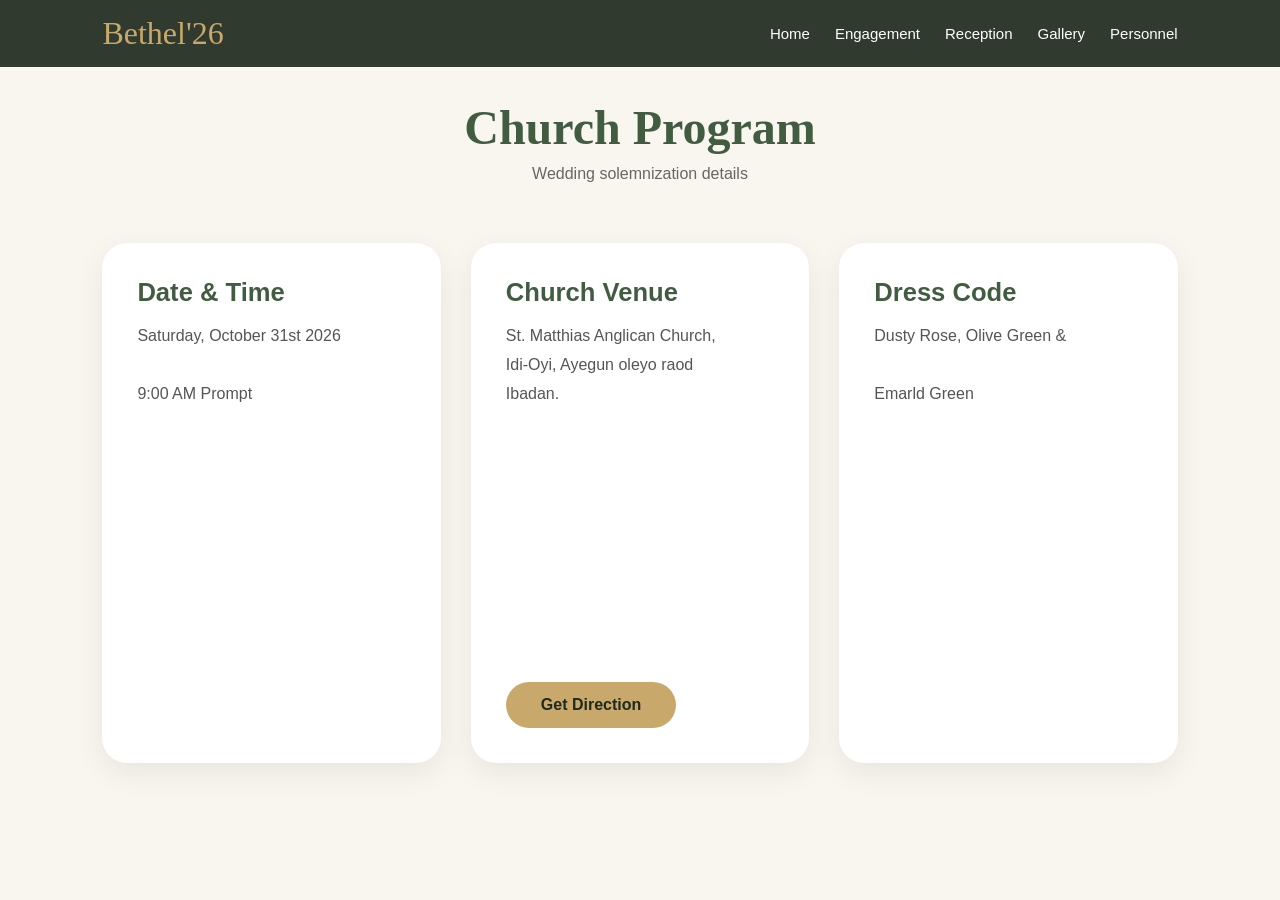
<file: church.html>
<!doctype html>
<html lang="en">
  <head>
    <meta charset="UTF-8" />
    <meta name="viewport" content="width=device-width, initial-scale=1.0" />
    <title>Church program</title>
    <link rel="stylesheet" href="css/style.css" />

    <script src="js/script.js" defer></script>
  </head>
  <body>
    <header>
      <div class="logo">Bethel'26</div>
      <div class="menu-toggle" id="menu-toggle">☰</div>
      <nav>
        <ul>
          <li><a href="index">Home</a></li>
          <!-- <li><a href="church.html">Church</a></li> -->
          <li><a href="engagement">Engagement</a></li>
          <li><a href="reception">Reception</a></li>
          <li><a href="gallery">Gallery</a></li>
          <li><a href="personnel">Personnel</a></li>
          <!-- <li><a href="rsvp.html">RSVP</a></li> -->
        </ul>
      </nav>
    </header>
    <section id="church">
      <div class="section-title">
        <h2>Church Program</h2>
        <p>Wedding solemnization details</p>
      </div>

      <div class="cards">
        <div class="card">
          <h3>Date & Time</h3>
          <p>
            Saturday, October 31st 2026<br /><br />
            9:00 AM Prompt
          </p>
        </div>

        <div class="card">
          <h3>Church Venue</h3>

          <p>
            St. Matthias Anglican Church,<br />
            Idi-Oyi, Ayegun oleyo raod<br />
            Ibadan.
          </p>

          <iframe
            src="https://maps.google.com/maps?q=ST%20MATHIAS%20ANGLICAN%20CHURCH%20IDI-OYA%20AYEGUN%20OLEYO%20ROAD%20IBADAN&t=&z=15&ie=UTF8&iwloc=&output=embed"
            width="100%"
            height="250"
            style="border: 0; border-radius: 15px; margin-top: 20px"
            allowfullscreen=""
            loading="lazy"
          >
          </iframe>

          <br />

          <a
            href="https://maps.app.goo.gl/iNbDGCYwpJKYLedq6"
            target="_blank"
            class="btn"
          >
            Get Direction
          </a>
        </div>

        <div class="card">
          <h3>Dress Code</h3>
          <p>
            Dusty Rose, Olive Green &<br /><br />
            Emarld Green
          </p>
        </div>
      </div>
    </section>
  </body>
</html>
</file>
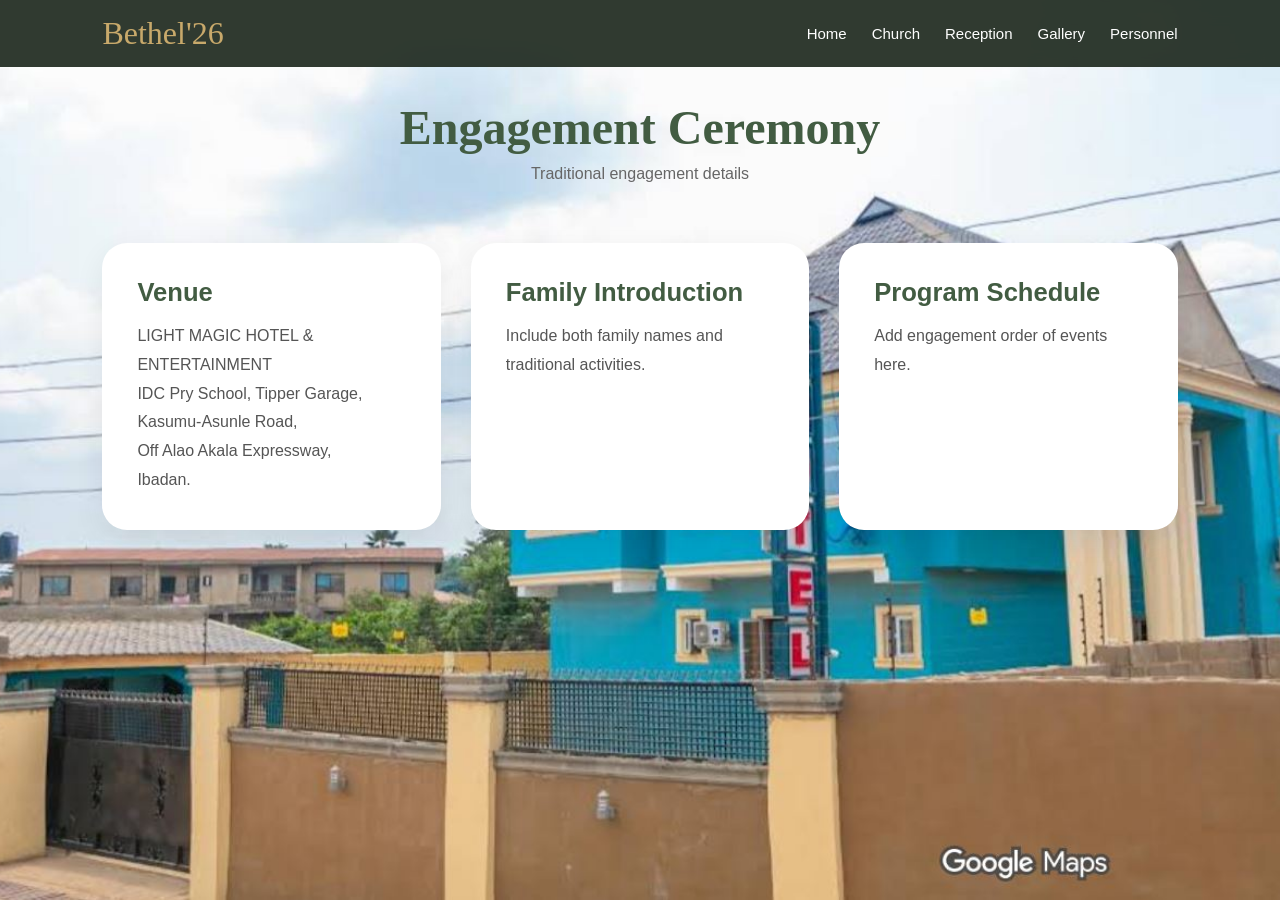
<file: engagement.html>
<!doctype html>
<html lang="en">
  <head>
    <meta charset="UTF-8" />
    <meta name="viewport" content="width=device-width, initial-scale=1.0" />
    <title>engagement</title>
    <link rel="stylesheet" href="css/style.css" />
    <!-- <script src="https://cdn.jsdelivr.net/npm/@supabase/supabase-js"></script> -->
    <script src="js/script.js" defer></script>
  </head>
  <body>
    <header>
      <div class="logo">Bethel'26</div>
      <div class="menu-toggle" id="menu-toggle">☰</div>
      <nav>
        <ul>
          <li><a href="index">Home</a></li>
          <li><a href="church">Church</a></li>
          <!-- <li><a href="engagement.html">Engagement</a></li> -->
          <li><a href="reception">Reception</a></li>
          <li><a href="gallery">Gallery</a></li>
          <li><a href="personnel">Personnel</a></li>
          <!-- <li><a href="rsvp.html">RSVP</a></li> -->
        </ul>
      </nav>
    </header>
    <section
      id="engagement"
      style="
        background-image: url(&quot;img/hotel.JPG&quot;);
        background-repeat: no-repeat;
        background-size: cover;
        background-position: center;
        background-attachment: fixed;
        height: 100vh;
        margin: 0;
      "
    >
      <div class="section-title">
        <h2>Engagement Ceremony</h2>
        <p>Traditional engagement details</p>
      </div>

      <div class="cards">
        <div class="card">
          <h3>Venue</h3>
          <p style="justify-content: center">
            LIGHT MAGIC HOTEL & ENTERTAINMENT<br />
            IDC Pry School, Tipper Garage,<br />
            Kasumu-Asunle Road,<br />
            Off Alao Akala Expressway,<br />
            Ibadan.
          </p>
        </div>

        <div class="card">
          <h3>Family Introduction</h3>
          <p>Include both family names and traditional activities.</p>
        </div>

        <div class="card">
          <h3>Program Schedule</h3>
          <p>Add engagement order of events here.</p>
        </div>
      </div>
    </section>
  </body>
</html>
</file>
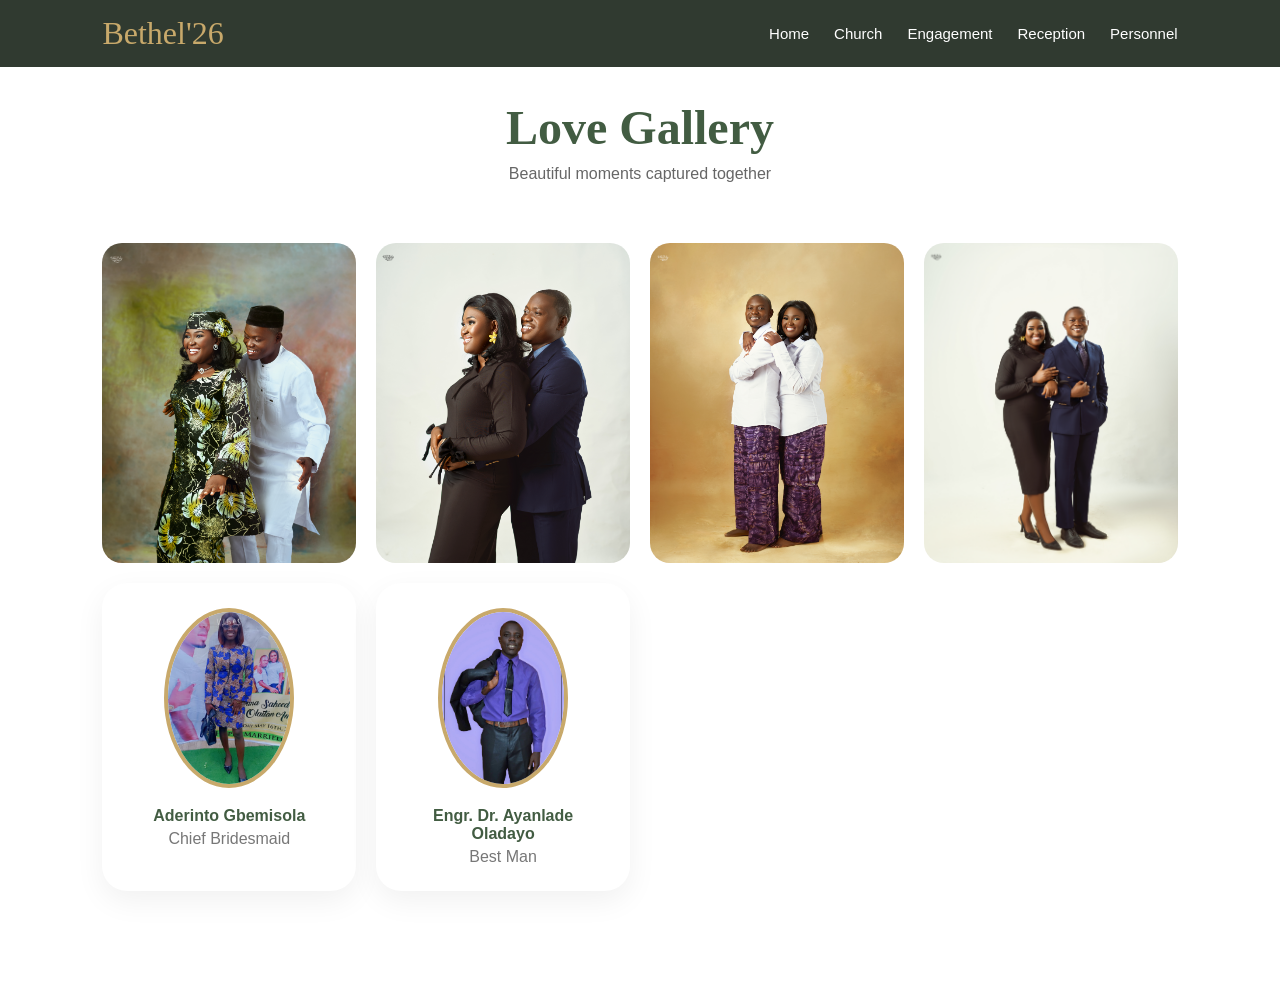
<file: gallery.html>
<!DOCTYPE html>
<html lang="en">
<head>
    <meta charset="UTF-8">
    <meta name="viewport" content="width=device-width, initial-scale=1.0">
    <title>Gallery</title>
    <link rel="stylesheet" href="css/style.css">
     <!-- <script src="https://cdn.jsdelivr.net/npm/@supabase/supabase-js"></script> -->
    <script src="js/script.js" defer></script>
    
</head>
<body>
    <header>
      <div class="logo">Bethel'26</div>
      <div class="menu-toggle" id="menu-toggle">☰</div>
      <nav>
        <ul>
          <li><a href="index">Home</a></li>
          <li><a href="church">Church</a></li>
          <li><a href="engagement">Engagement</a></li>
          <li><a href="reception">Reception</a></li>
          <!-- <li><a href="gallery.html">Gallery</a></li> -->
          <li><a href="personnel">Personnel</a></li>
          <!-- <li><a href="rsvp.html">RSVP</a></li> -->
        </ul>
      </nav>
    </header>

    <section id="gallery" style="background: #fff">
      <div class="section-title">
        <h2>Love Gallery</h2>
        <p>Beautiful moments captured together</p>
      </div>

      <div class="gallery">
        <img src="img/couple.jpeg" alt="" />
        <img src="img/Adeolu.jpeg" alt="" />
        <img src="img/wedding.jpeg" alt="" />
        <img src="img/stand.jpeg" alt="" />
        <div class="person-card">
          <img src="img/Bridemaid.jpg" alt="Bridesmaid" />
          <h4>Aderinto Gbemisola</h4>
          <p>Chief Bridesmaid</p>
        </div>
        
        <div class="person-card">
          <img src="img/bestman.jfif" alt="bestman" />
          <h4>Engr. Dr. Ayanlade Oladayo</h4>
          <p>Best Man</p>
        </div>
      </div>
    </section>

        

        
      </div>
    </section>
</body>
</html>
</file>
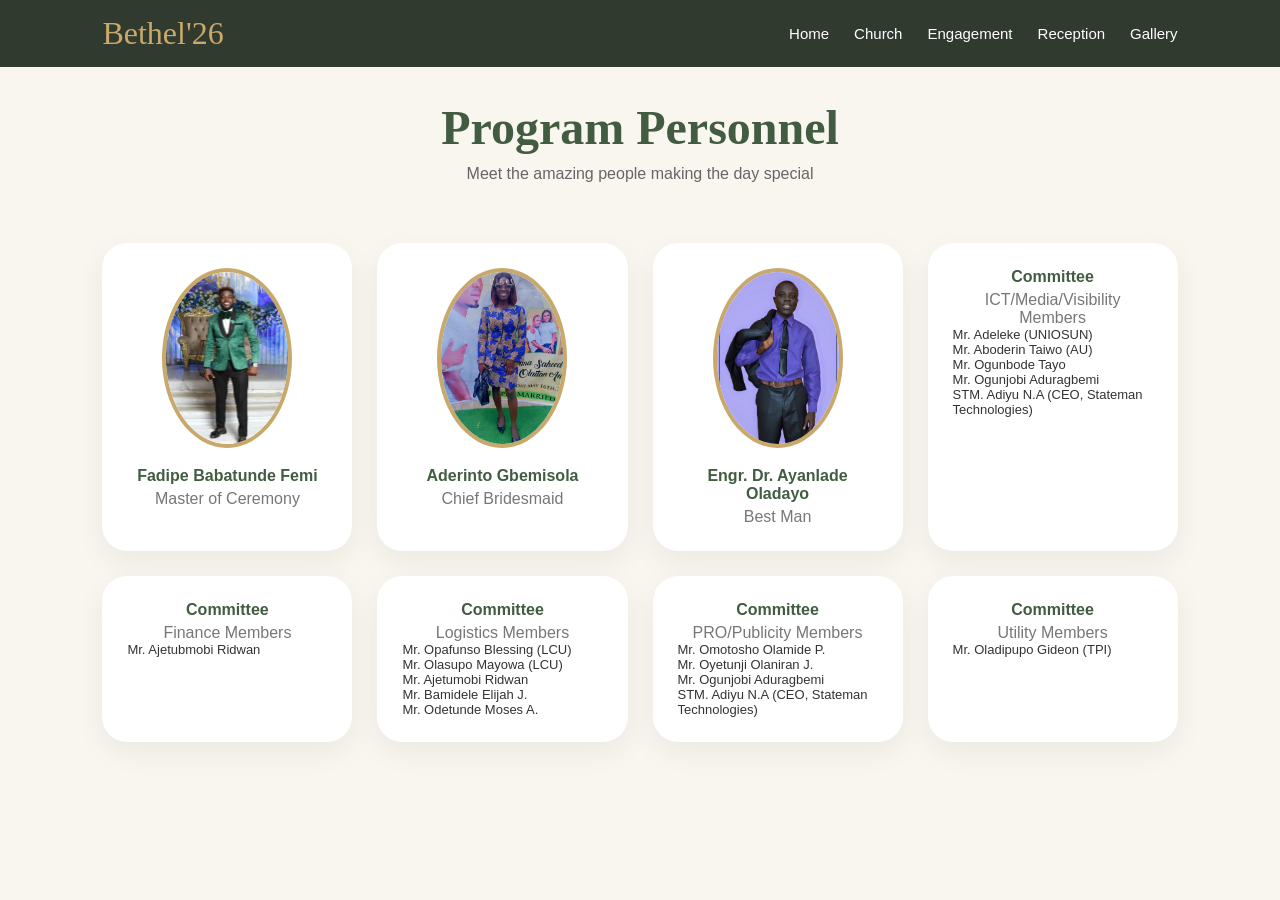
<file: personnel.html>
<!doctype html>
<html lang="en">
  <head>
    <meta charset="UTF-8" />
    <meta name="viewport" content="width=device-width, initial-scale=1.0" />
    <title>personnel</title>
    <link rel="stylesheet" href="css/style.css" />
    <!-- <script src="https://cdn.jsdelivr.net/npm/@supabase/supabase-js"></script> -->
    <script src="js/script.js" defer></script>
  </head>
  <body>
    <header>
      <div class="logo">Bethel'26</div>
      <div class="menu-toggle" id="menu-toggle">☰</div>
      <nav>
        <ul>
          <li><a href="index">Home</a></li>
          <li><a href="church">Church</a></li>
          <li><a href="engagement">Engagement</a></li>
          <li><a href="reception">Reception</a></li>
          <li><a href="gallery">Gallery</a></li>
          <!-- <li><a href="personnel.html">Personnel</a></li> -->
          <!-- <li><a href="#rsvp">RSVP</a></li> -->
        </ul>
      </nav>
    </header>

    <section id="personnel">
      <div class="section-title">
        <h2>Program Personnel</h2>
        <p>Meet the amazing people making the day special</p>
      </div>

      <div class="personnel-grid">
        <div class="person-card">
          <img src="img/mcimage.jpg" alt="" />
          <h4>Fadipe Babatunde Femi</h4>
          <p>Master of Ceremony</p>
        </div>

        <div class="person-card">
          <img src="img/Bridemaid.jpg" alt="Bridesmaid" />
          <h4>Aderinto Gbemisola</h4>
          <p>Chief Bridesmaid</p>
        </div>

        <div class="person-card">
          <img src="img/bestman.jfif" alt="bestman" />
          <h4>Engr. Dr. Ayanlade Oladayo</h4>
          <p>Best Man</p>
        </div>

        <div class="person-card">
          <h4>Committee</h4>
          <p>ICT/Media/Visibility Members</p>
          <ul class="Committee">
            <li>Mr. Adeleke (UNIOSUN)</li>
            <li>Mr. Aboderin Taiwo (AU)</li>
            <li>Mr. Ogunbode Tayo</li>
            <li>Mr. Ogunjobi Aduragbemi</li>
            <li>STM. Adiyu N.A (CEO, Stateman Technologies)</li>
          </ul>
        </div>
        <div class="person-card">
          <h4>Committee</h4>
          <p>Finance Members</p>
          <ul class="Committee">
            <li>Mr. Ajetubmobi Ridwan</li>
          </ul>
        </div>
        <div class="person-card">
          <h4>Committee</h4>
          <p>Logistics Members</p>
          <ul class="Committee">
            <li>Mr. Opafunso Blessing (LCU)</li>
            <li>Mr. Olasupo Mayowa (LCU)</li>
            <li>Mr. Ajetumobi Ridwan</li>
            <li>Mr. Bamidele Elijah J.</li>
            <li>Mr. Odetunde Moses A.</li>
          </ul>
        </div>
        <div class="person-card">
          <h4>Committee</h4>
          <p>PRO/Publicity Members</p>
          <ul class="Committee">
            <li>Mr. Omotosho Olamide P.</li>
            <li>Mr. Oyetunji Olaniran J.</li>
            <li>Mr. Ogunjobi Aduragbemi</li>
            <li>STM. Adiyu N.A (CEO, Stateman Technologies)</li>
          </ul>
        </div>
        <div class="person-card">
          <h4>Committee</h4>
          <p>Utility Members</p>
          <ul class="Committee">
            <li>Mr. Oladipupo Gideon (TPI)</li>
          </ul>
        </div>
      </div>
    </section>
  </body>
</html>
</file>
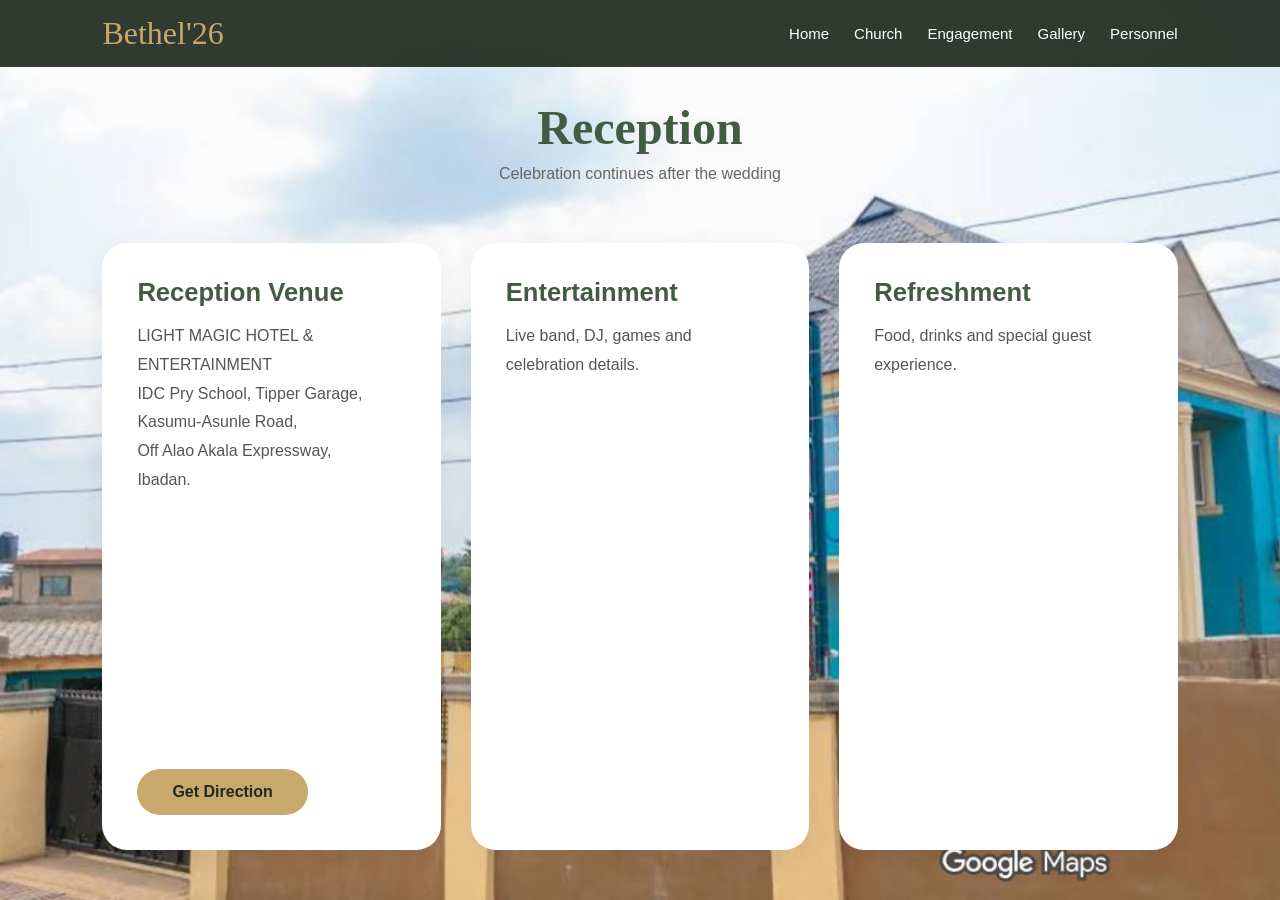
<file: reception.html>
<!doctype html>
<html lang="en">
  <head>
    <meta charset="UTF-8" />
    <meta name="viewport" content="width=device-width, initial-scale=1.0" />
    <title>Reception</title>
    <link rel="stylesheet" href="css/style.css" />
    <!-- <script src="https://cdn.jsdelivr.net/npm/@supabase/supabase-js"></script> -->
    <script src="js/script.js" defer></script>
  </head>
  <body>
    <header>
      <div class="logo">Bethel'26</div>
      <div class="menu-toggle" id="menu-toggle">☰</div>
      <nav>
        <ul>
          <li><a href="index">Home</a></li>
          <li><a href="church">Church</a></li>
          <li><a href="engagement">Engagement</a></li>
          <!-- <li><a href="reception.html">Reception</a></li> -->
          <li><a href="gallery">Gallery</a></li>
          <li><a href="personnel">Personnel</a></li>
          <!-- <li><a href="rsvp.html">RSVP</a></li> -->
        </ul>
      </nav>
    </header>
    <section
      id="reception"
      style="
        background-image: url(&quot;img/hotel.JPG&quot;);
        background-repeat: no-repeat;
        background-size: cover;
        background-position: center;
        background-attachment: fixed;
        height: 100vh;
        margin: 0;
      "
    >
      <div class="section-title">
        <h2>Reception</h2>
        <p>Celebration continues after the wedding</p>
      </div>

      <div class="cards">
        <div class="card">
          <h3>Reception Venue</h3>

          <p>
            LIGHT MAGIC HOTEL & ENTERTAINMENT<br />
            IDC Pry School, Tipper Garage,<br />
            Kasumu-Asunle Road,<br />
            Off Alao Akala Expressway,<br />
            Ibadan.
          </p>

          <iframe
            src="https://maps.google.com/maps?q=LIGHT%20MAGIC%20HOTEL%20AND%20ENTERTAINMENT%20IBADAN&t=&z=15&ie=UTF8&iwloc=&output=embed"
            width="100%"
            height="250"
            style="border: 0; border-radius: 15px; margin-top: 20px"
            allowfullscreen=""
            loading="lazy"
          >
          </iframe>

          <br />

          <a
            href="https://maps.google.com/?q=LIGHT+MAGIC+HOTEL+AND+ENTERTAINMENT+IBADAN"
            target="_blank"
            class="btn"
          >
            Get Direction
          </a>
        </div>
        <div class="card">
          <h3>Entertainment</h3>
          <p>Live band, DJ, games and celebration details.</p>
        </div>

        <div class="card">
          <h3>Refreshment</h3>
          <p>Food, drinks and special guest experience.</p>
        </div>
      </div>
    </section>
  </body>
</html>
</file>
<file: css/style.css>
* {
  margin: 0;
  padding: 0;
  box-sizing: border-box;
  scroll-behavior: smooth;
}

body {
  font-family: "Poppins", sans-serif;
  background: #f8f6ef;
  color: #333;
  overflow-x: hidden;
}

:root {
  --green: #425c42;
  --gold: #c8a96b;
  --cream: #f8f6ef;
  --dark: #1f2a1f;
  --white: #fff;
}

.loader {
  position: fixed;
  width: 100%;
  height: 100vh;
  background: var(--dark);
  display: flex;
  justify-content: center;
  align-items: center;
  z-index: 9999;
  flex-direction: column;
  color: var(--gold);
  transition: 1s;
}

.loader h1 {
  font-family: "Great Vibes", cursive;
  font-size: 4rem;
  margin-bottom: 10px;
}

.loader p {
  letter-spacing: 5px;
  font-size: 14px;
}

header {
  width: 100%;
  position: fixed;
  top: 0;
  z-index: 1000;
  background: rgba(31, 42, 31, 0.92);
  backdrop-filter: blur(10px);
  padding: 15px 8%;
  display: flex;
  justify-content: space-between;
  align-items: center;
}

.logo {
  color: var(--gold);
  font-family: "Great Vibes", cursive;
  font-size: 2rem;
}

nav ul {
  display: flex;
  gap: 25px;
  list-style: none;
}

nav ul li a {
  color: var(--white);
  text-decoration: none;
  font-size: 15px;
  transition: 0.3s;
}

nav ul li a:hover {
  color: var(--gold);
}

.hero {
  position: relative;
  height: 100vh;
  overflow: hidden;
  background: var(--dark);
  margin: 0;
  padding: 0;
}

.hero video {
  position: absolute;
  top: 0;
  left: 0;
  width: 100%;
  height: 100%;
  object-fit: cover;
  z-index: 1;
}

.hero-overlay {
  position: absolute;
  width: 100%;
  height: 100%;
  background: rgba(0, 0, 0, 0.55);
  z-index: 2;
}

.wedding-logo {
  position: absolute;
  top: 75px;
  left: 20px;
  z-index: 10;
}

.w-portrait {
  width: 100px;
  height: auto;
  border-radius: 50%;
  border: 3px solid rgba(255, 255, 255, 0.74);
  box-shadow: 0 0 10px;
}
.hero-content {
  position: relative;
  z-index: 3;
  display: flex;
  flex-direction: column;
  justify-content: center;
  align-items: center;
  height: 100%;
  display: flex;
  justify-content: center;
  align-items: center;
  text-align: center;
  color: var(--white);
  padding: 20px;
}

.hero-content h2 {
  font-family: "Great Vibes", cursive;
  font-size: 4rem;
  color: var(--gold);
}

.hero-content h1 {
  font-family: "Playfair Display", serif;
  font-size: 4.5rem;
  margin: 20px 0;
}

.hero-content p {
  font-size: 18px;
  margin-bottom: 25px;
}

.btn {
  display: inline-block;
  padding: 14px 35px;
  background: var(--gold);
  color: var(--dark);
  border-radius: 40px;
  text-decoration: none;
  font-weight: 600;
  transition: 0.3s;
}

.btn:hover {
  background: var(--white);
  transform: translateY(-3px);
}

section {
  padding: 100px 8%;
}

.section-title {
  text-align: center;
  margin-bottom: 60px;
}

.section-title h2 {
  font-size: 3rem;
  color: var(--green);
  font-family: "Playfair Display", serif;
}

.section-title p {
  color: #666;
  margin-top: 10px;
}

.countdown {
  display: grid;
  grid-template-columns: repeat(auto-fit, minmax(180px, 1fr));
  gap: 20px;
  margin-top: 50px;
}

.count-box {
  background: var(--green);
  padding: 35px;
  border-radius: 20px;
  text-align: center;
  color: white;
  box-shadow: 0 10px 30px rgba(0, 0, 0, 0.08);
}

.count-box h3 {
  font-size: 3rem;
  color: var(--gold);
}

.count-box span {
  letter-spacing: 2px;
  font-size: 14px;
}

.cards {
  display: grid;
  grid-template-columns: repeat(auto-fit, minmax(280px, 1fr));
  gap: 30px;
}

.card {
  background: white;
  padding: 35px;
  border-radius: 25px;
  box-shadow: 0 10px 30px rgba(0, 0, 0, 0.07);
  transition: 0.4s;
}

.card:hover {
  transform: translateY(-10px);
}

.card h3 {
  color: var(--green);
  margin-bottom: 15px;
  font-size: 1.6rem;
}

.card p {
  line-height: 1.8;
  color: #555;
}

.gallery {
  display: grid;
  grid-template-columns: repeat(auto-fit, minmax(250px, 1fr));
  gap: 20px;
}

.gallery img {
  width: 100%;
  height: 320px;
  object-fit: cover;
  border-radius: 20px;
  transition: 0.4s;
}

.gallery img:hover {
  transform: scale(1.03);
}

.personnel-grid {
  display: grid;
  grid-template-columns: repeat(auto-fit, minmax(250px, 1fr));
  gap: 25px;
}

.person-card {
  text-align: center;
  background: white;
  padding: 25px;
  border-radius: 25px;
  box-shadow: 0 10px 30px rgba(0, 0, 0, 0.06);
}

.person-card img {
  width: 130px;
  height: 180px;
  border-radius: 50%;
  object-fit: cover;
  margin-bottom: 15px;
  border: 4px solid var(--gold);
}

.person-card h4 {
  color: var(--green);
  margin-bottom: 5px;
}

.person-card p {
  color: #777;
}

.rsvp {
  background: var(--green);
  color: white;
  border-radius: 30px;
  padding: 60px;
}

.rsvp form {
  display: grid;
  gap: 20px;
  margin-top: 30px;
}

.rsvp input,
.rsvp textarea,
.rsvp select {
  width: 100%;
  padding: 15px;
  border: none;
  border-radius: 12px;
  font-size: 15px;
  outline: none;
}

.rsvp button {
  padding: 15px;
  border: none;
  border-radius: 12px;
  background: var(--gold);
  color: var(--dark);
  font-size: 16px;
  font-weight: 600;
  cursor: pointer;
}

.music-btn {
  position: fixed;
  right: 20px;
  bottom: 20px;
  background: var(--gold);
  width: 60px;
  height: 60px;
  border-radius: 50%;
  display: flex;
  justify-content: center;
  align-items: center;
  cursor: pointer;
  z-index: 1000;
  box-shadow: 0 10px 30px rgba(0, 0, 0, 0.2);
  font-size: 1.5rem;
}

footer {
  background: var(--dark);
  color: white;
  text-align: center;
  padding: 40px 20px;
}

footer h3 {
  color: var(--gold);
  font-family: "Great Vibes", cursive;
  font-size: 2rem;
  margin-bottom: 10px;
}

.menu-toggle {
  display: none;
  font-size: 2rem;
  color: white;
  cursor: pointer;
}

@media (max-width: 900px) {
  .menu-toggle {
    display: block;
  }
  nav {
    position: absolute;
    top: 80px;
    left: 0;
    width: 100%;
    background: rgba(31, 42, 31, 0.98);
    display: none;
    flex-direction: column;
    padding: 20px 0;
  }

  nav.active {
    display: flex;
  }

  nav ul {
    flex-direction: column;
    text-align: center;
    gap: 20px;
  }

  .hero-content h1 {
    font-size: 2.8rem;
  }

  .hero-content h2 {
    font-size: 3rem;
  }

  section {
    padding: 80px 5%;
  }

  .rsvp {
    padding: 40px 20px;
  }
}
.romantic-effects {
  position: absolute;
  width: 100%;
  height: 100%;
  top: 0;
  left: 0;
  overflow: hidden;
  z-index: 2;
  pointer-events: none;
}

.effect {
  position: absolute;
  bottom: -50px;
  animation: floatUp linear forwards;
  opacity: 0;
  color: red;
}

@keyframes floatUp {
  0% {
    transform: translateY(0) scale(0.5) rotate(0deg);
    opacity: 0;
  }

  20% {
    opacity: 1;
  }

  100% {
    transform: translateY(-120vh) scale(1.3) rotate(360deg);
    opacity: 0;
  }
}
/* Responsive adjustments for the welcome section */
.welcome-card {
  box-sizing: border-box;
}

@media (max-width: 768px) {
  .welcome-card {
    padding: 25px 15px !important; /* Reduces large desktop padding on mobile */
  }
  .welcome-text {
    text-align: center !important; /* Perfectly centers paragraph rows on mobile layout */
    font-size: 15px !important; /* Slightly drops font size so it sits nicely on phone screens */
  }
}

.Committee {
  list-style-type: none;
  text-align: left;
  font-size: small;
}
</file>
